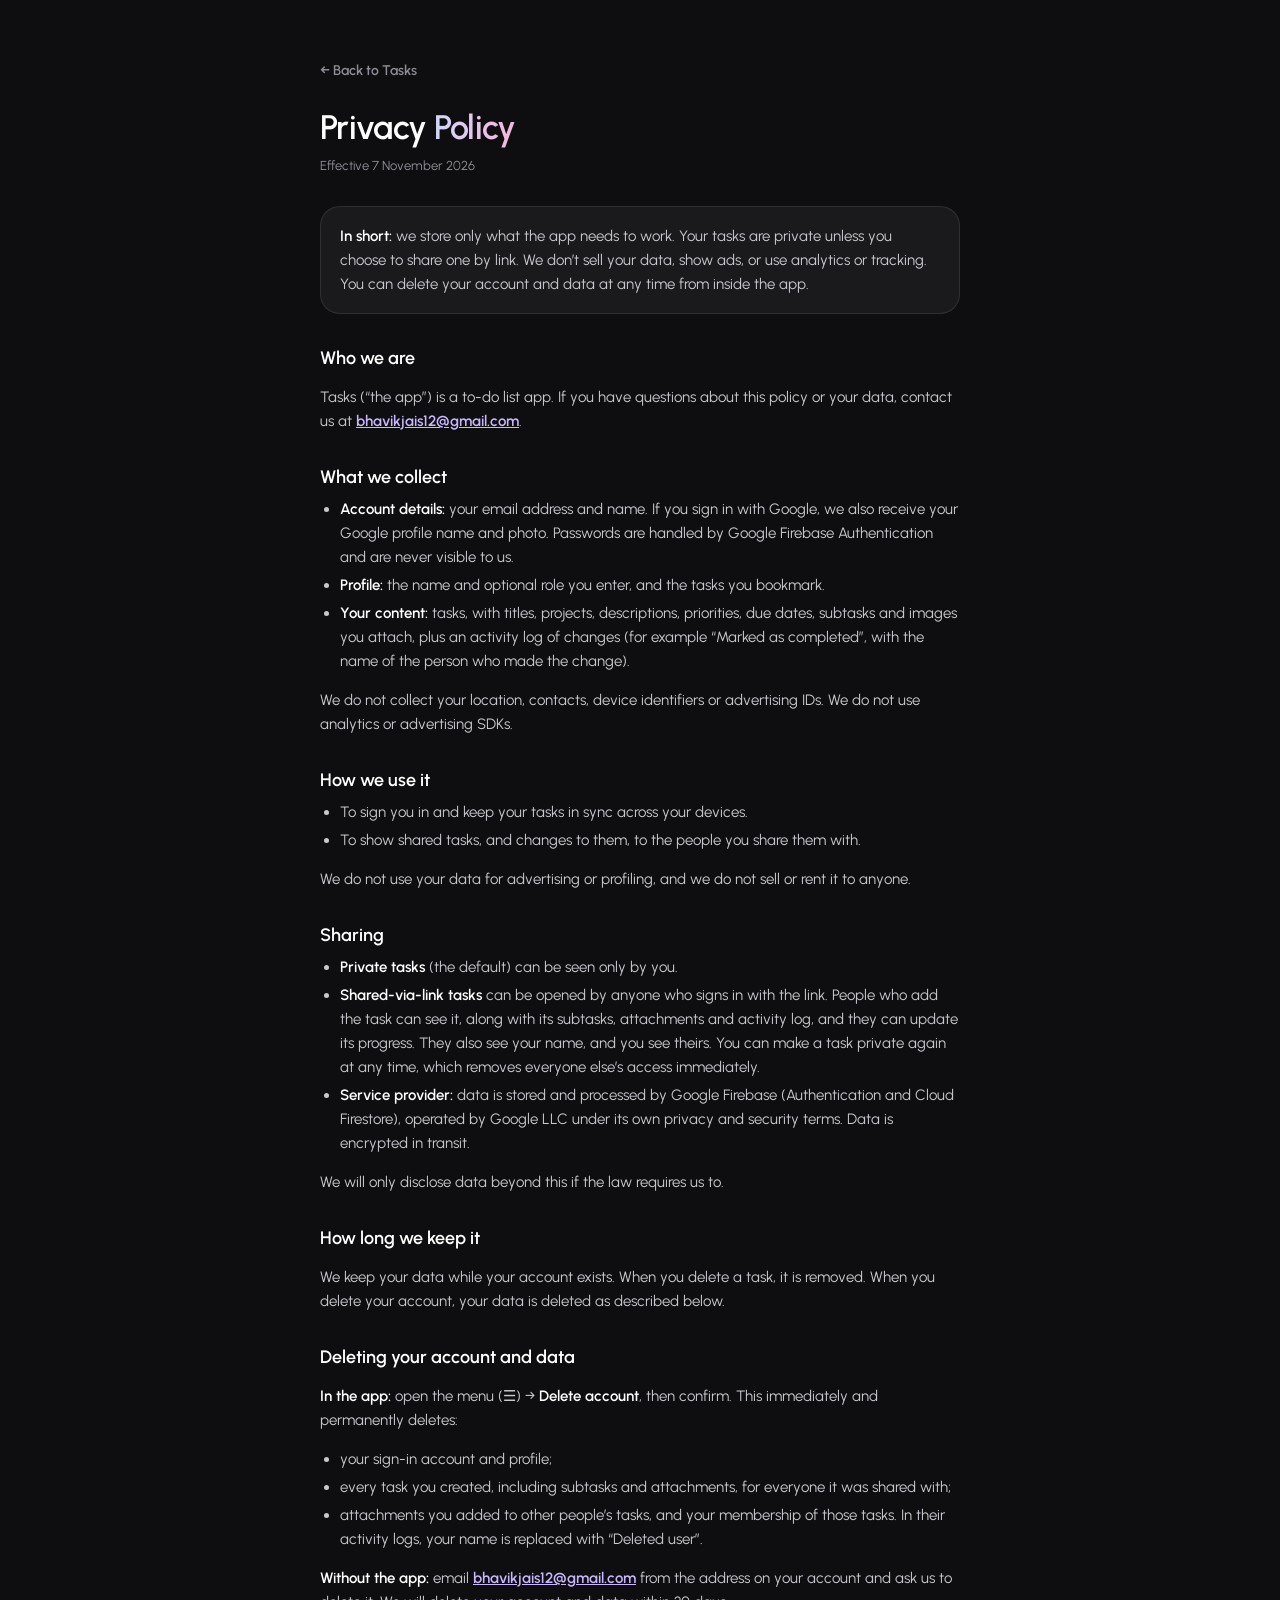
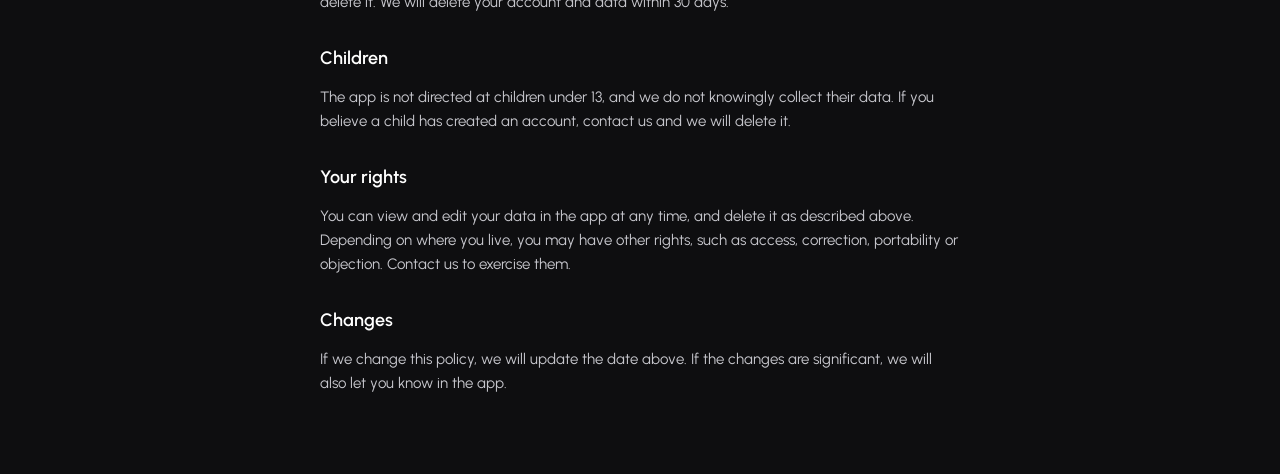
<file: privacy.html>
<!DOCTYPE html>
<html lang="en">
<head>
<meta charset="UTF-8">
<meta name="viewport" content="width=device-width, initial-scale=1.0, viewport-fit=cover">
<title>Privacy Policy · Tasks</title>
<meta name="theme-color" content="#0E0E10">
<link rel="icon" href="icons/icon-192.png">
<link rel="preconnect" href="https://fonts.googleapis.com">
<link rel="preconnect" href="https://fonts.gstatic.com" crossorigin>
<link href="https://fonts.googleapis.com/css2?family=Urbanist:wght@400;500;600;700&display=swap" rel="stylesheet">
<style>
  :root { --bg:#0E0E10; --surface:#1A1A1D; --line:#2E2E33; --muted:#8E8E96; --body:#C8C8CE; color-scheme: dark; }
  * { box-sizing: border-box; }
  body { margin: 0; background: var(--bg); color: #fff; font-family: 'Urbanist', system-ui, sans-serif; -webkit-font-smoothing: antialiased; }
  main { max-width: 680px; margin: 0 auto; padding: calc(48px + env(safe-area-inset-top, 0px)) 20px 64px; }
  .back { display: inline-flex; align-items: center; gap: 8px; color: var(--muted); text-decoration: none; font-weight: 600; font-size: 14px; min-height: 44px; }
  h1 { font-size: 34px; line-height: 40px; font-weight: 600; letter-spacing: -0.02em; margin: 16px 0 6px; }
  h1 span { background-image: linear-gradient(90deg,#CFD8F7 0%,#E9C3EC 55%,#F4B6D8 100%); -webkit-background-clip: text; background-clip: text; color: transparent; }
  .date { color: var(--muted); font-size: 13px; margin: 0 0 28px; }
  h2 { font-size: 18px; line-height: 24px; font-weight: 600; margin: 32px 0 8px; }
  p, li { font-size: 15px; line-height: 24px; color: var(--body); }
  ul { padding-left: 20px; margin: 8px 0; }
  li { margin: 4px 0; }
  b { color: #fff; font-weight: 600; }
  a { color: #C9B8FF; font-weight: 600; }
  .card { background: var(--surface); box-shadow: inset 0 0 0 1px var(--line); border-radius: 20px; padding: 18px 20px; margin: 12px 0; }
  .card p { margin: 0; }
</style>
</head>
<body>
<main>
  <a class="back" href="./">&larr; Back to Tasks</a>
  <h1>Privacy <span>Policy</span></h1>
  <p class="date">Effective 7 November 2026</p>

  <div class="card"><p><b>In short:</b> we store only what the app needs to work. Your tasks are private unless you choose to share one by link. We don’t sell your data, show ads, or use analytics or tracking. You can delete your account and data at any time from inside the app.</p></div>

  <h2>Who we are</h2>
  <p>Tasks (“the app”) is a to-do list app. If you have questions about this policy or your data, contact us at <b><a href="mailto:bhavikjais12@gmail.com">bhavikjais12@gmail.com</a></b>.</p>

  <h2>What we collect</h2>
  <ul>
    <li><b>Account details:</b> your email address and name. If you sign in with Google, we also receive your Google profile name and photo. Passwords are handled by Google Firebase Authentication and are never visible to us.</li>
    <li><b>Profile:</b> the name and optional role you enter, and the tasks you bookmark.</li>
    <li><b>Your content:</b> tasks, with titles, projects, descriptions, priorities, due dates, subtasks and images you attach, plus an activity log of changes (for example “Marked as completed”, with the name of the person who made the change).</li>
  </ul>
  <p>We do not collect your location, contacts, device identifiers or advertising IDs. We do not use analytics or advertising SDKs.</p>

  <h2>How we use it</h2>
  <ul>
    <li>To sign you in and keep your tasks in sync across your devices.</li>
    <li>To show shared tasks, and changes to them, to the people you share them with.</li>
  </ul>
  <p>We do not use your data for advertising or profiling, and we do not sell or rent it to anyone.</p>

  <h2>Sharing</h2>
  <ul>
    <li><b>Private tasks</b> (the default) can be seen only by you.</li>
    <li><b>Shared-via-link tasks</b> can be opened by anyone who signs in with the link. People who add the task can see it, along with its subtasks, attachments and activity log, and they can update its progress. They also see your name, and you see theirs. You can make a task private again at any time, which removes everyone else’s access immediately.</li>
    <li><b>Service provider:</b> data is stored and processed by Google Firebase (Authentication and Cloud Firestore), operated by Google LLC under its own privacy and security terms. Data is encrypted in transit.</li>
  </ul>
  <p>We will only disclose data beyond this if the law requires us to.</p>

  <h2>How long we keep it</h2>
  <p>We keep your data while your account exists. When you delete a task, it is removed. When you delete your account, your data is deleted as described below.</p>

  <h2 id="delete">Deleting your account and data</h2>
  <p><b>In the app:</b> open the menu (☰) → <b>Delete account</b>, then confirm. This immediately and permanently deletes:</p>
  <ul>
    <li>your sign-in account and profile;</li>
    <li>every task you created, including subtasks and attachments, for everyone it was shared with;</li>
    <li>attachments you added to other people’s tasks, and your membership of those tasks. In their activity logs, your name is replaced with “Deleted user”.</li>
  </ul>
  <p><b>Without the app:</b> email <b><a href="mailto:bhavikjais12@gmail.com">bhavikjais12@gmail.com</a></b> from the address on your account and ask us to delete it. We will delete your account and data within 30 days.</p>

  <h2>Children</h2>
  <p>The app is not directed at children under 13, and we do not knowingly collect their data. If you believe a child has created an account, contact us and we will delete it.</p>

  <h2>Your rights</h2>
  <p>You can view and edit your data in the app at any time, and delete it as described above. Depending on where you live, you may have other rights, such as access, correction, portability or objection. Contact us to exercise them.</p>

  <h2>Changes</h2>
  <p>If we change this policy, we will update the date above. If the changes are significant, we will also let you know in the app.</p>
</main>
</body>
</html>
</file>
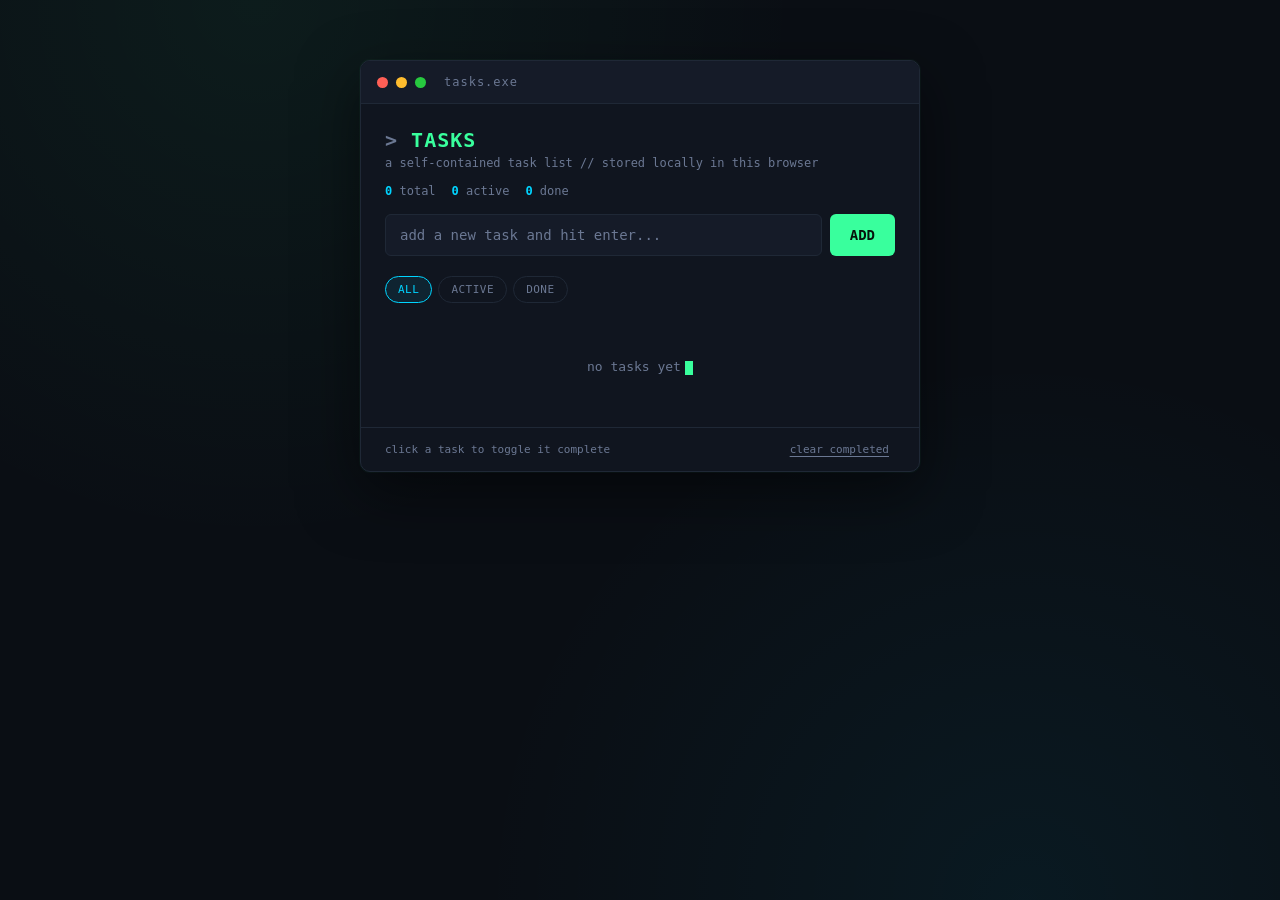
<file: todo.html>
<!DOCTYPE html>
<html lang="en">
<head>
<meta charset="UTF-8">
<meta name="viewport" content="width=device-width, initial-scale=1.0">
<title>// TASKS</title>
<style>
  :root {
    --bg: #0a0e14;
    --panel: #10151f;
    --panel-2: #151b28;
    --border: #1f2836;
    --text: #d6e0f0;
    --text-dim: #6b7893;
    --accent: #39ff9d;
    --accent-2: #00d4ff;
    --danger: #ff4d6d;
    --font: 'Consolas', 'SF Mono', 'Fira Code', monospace;
  }

  * { box-sizing: border-box; }

  body {
    margin: 0;
    min-height: 100vh;
    background:
      radial-gradient(circle at 20% 0%, rgba(57,255,157,0.06), transparent 40%),
      radial-gradient(circle at 80% 100%, rgba(0,212,255,0.06), transparent 40%),
      var(--bg);
    color: var(--text);
    font-family: var(--font);
    display: flex;
    align-items: flex-start;
    justify-content: center;
    padding: 60px 20px;
  }

  .app {
    width: 100%;
    max-width: 560px;
    background: var(--panel);
    border: 1px solid var(--border);
    border-radius: 10px;
    box-shadow: 0 0 0 1px rgba(57,255,157,0.03), 0 20px 60px rgba(0,0,0,0.5);
    overflow: hidden;
  }

  .titlebar {
    display: flex;
    align-items: center;
    gap: 8px;
    padding: 14px 16px;
    background: var(--panel-2);
    border-bottom: 1px solid var(--border);
  }

  .dot { width: 11px; height: 11px; border-radius: 50%; }
  .dot.r { background: #ff5f56; }
  .dot.y { background: #ffbd2e; }
  .dot.g { background: #27c93f; }

  .titlebar span.label {
    margin-left: 10px;
    color: var(--text-dim);
    font-size: 12px;
    letter-spacing: 1px;
  }

  header {
    padding: 24px 24px 10px;
  }

  h1 {
    margin: 0 0 4px;
    font-size: 20px;
    color: var(--accent);
    letter-spacing: 1px;
  }
  h1::before { content: "> "; color: var(--text-dim); }

  .subtitle {
    color: var(--text-dim);
    font-size: 12px;
    margin-bottom: 4px;
  }

  .stats {
    display: flex;
    gap: 16px;
    padding: 0 24px 16px;
    font-size: 12px;
    color: var(--text-dim);
  }
  .stats b { color: var(--accent-2); }

  form {
    display: flex;
    gap: 8px;
    padding: 0 24px 20px;
  }

  input[type="text"] {
    flex: 1;
    background: var(--panel-2);
    border: 1px solid var(--border);
    color: var(--text);
    padding: 12px 14px;
    border-radius: 6px;
    font-family: var(--font);
    font-size: 14px;
    outline: none;
    transition: border-color 0.15s, box-shadow 0.15s;
  }
  input[type="text"]::placeholder { color: var(--text-dim); }
  input[type="text"]:focus {
    border-color: var(--accent);
    box-shadow: 0 0 0 3px rgba(57,255,157,0.12);
  }

  button.add-btn {
    background: var(--accent);
    color: #06140c;
    border: none;
    padding: 0 20px;
    border-radius: 6px;
    font-family: var(--font);
    font-weight: bold;
    font-size: 14px;
    cursor: pointer;
    transition: filter 0.15s, transform 0.1s;
  }
  button.add-btn:hover { filter: brightness(1.1); }
  button.add-btn:active { transform: scale(0.97); }

  .filters {
    display: flex;
    gap: 6px;
    padding: 0 24px 16px;
  }

  .filter-btn {
    background: transparent;
    border: 1px solid var(--border);
    color: var(--text-dim);
    padding: 6px 12px;
    border-radius: 20px;
    font-family: var(--font);
    font-size: 11px;
    cursor: pointer;
    letter-spacing: 0.5px;
    transition: all 0.15s;
  }
  .filter-btn.active {
    border-color: var(--accent-2);
    color: var(--accent-2);
    background: rgba(0,212,255,0.08);
  }
  .filter-btn:hover:not(.active) { border-color: var(--text-dim); color: var(--text); }

  ul.task-list {
    list-style: none;
    margin: 0;
    padding: 0 12px 12px;
    max-height: 420px;
    overflow-y: auto;
  }

  .task {
    display: flex;
    align-items: center;
    gap: 12px;
    padding: 12px;
    border-radius: 6px;
    transition: background 0.15s;
    animation: slideIn 0.2s ease;
  }
  .task:hover { background: var(--panel-2); }

  @keyframes slideIn {
    from { opacity: 0; transform: translateY(-4px); }
    to { opacity: 1; transform: translateY(0); }
  }

  .checkbox {
    width: 18px;
    height: 18px;
    flex-shrink: 0;
    border: 1.5px solid var(--text-dim);
    border-radius: 4px;
    cursor: pointer;
    position: relative;
    transition: border-color 0.15s, background 0.15s;
  }
  .checkbox.checked {
    background: var(--accent);
    border-color: var(--accent);
  }
  .checkbox.checked::after {
    content: "";
    position: absolute;
    left: 5px;
    top: 1px;
    width: 5px;
    height: 9px;
    border: solid #06140c;
    border-width: 0 2px 2px 0;
    transform: rotate(45deg);
  }

  .task-text {
    flex: 1;
    font-size: 14px;
    word-break: break-word;
    cursor: default;
  }
  .task.done .task-text {
    color: var(--text-dim);
    text-decoration: line-through;
  }

  .delete-btn {
    background: transparent;
    border: none;
    color: var(--text-dim);
    cursor: pointer;
    font-size: 16px;
    padding: 4px 6px;
    border-radius: 4px;
    opacity: 0;
    transition: opacity 0.15s, color 0.15s;
  }
  .task:hover .delete-btn { opacity: 1; }
  .delete-btn:hover { color: var(--danger); }

  .empty-state {
    text-align: center;
    padding: 40px 20px;
    color: var(--text-dim);
    font-size: 13px;
  }
  .empty-state .cursor {
    display: inline-block;
    width: 8px;
    height: 14px;
    background: var(--accent);
    margin-left: 4px;
    animation: blink 1s step-end infinite;
    vertical-align: middle;
  }
  @keyframes blink { 50% { opacity: 0; } }

  footer {
    padding: 14px 24px;
    border-top: 1px solid var(--border);
    display: flex;
    justify-content: space-between;
    align-items: center;
    font-size: 11px;
    color: var(--text-dim);
  }

  .clear-btn {
    background: transparent;
    border: none;
    color: var(--text-dim);
    cursor: pointer;
    font-family: var(--font);
    font-size: 11px;
    text-decoration: underline;
    text-underline-offset: 3px;
  }
  .clear-btn:hover { color: var(--danger); }

  ul.task-list::-webkit-scrollbar { width: 8px; }
  ul.task-list::-webkit-scrollbar-track { background: transparent; }
  ul.task-list::-webkit-scrollbar-thumb { background: var(--border); border-radius: 4px; }
</style>
</head>
<body>

<div class="app">
  <div class="titlebar">
    <div class="dot r"></div>
    <div class="dot y"></div>
    <div class="dot g"></div>
    <span class="label">tasks.exe</span>
  </div>

  <header>
    <h1>TASKS</h1>
    <div class="subtitle">a self-contained task list // stored locally in this browser</div>
  </header>

  <div class="stats">
    <span><b id="stat-total">0</b> total</span>
    <span><b id="stat-active">0</b> active</span>
    <span><b id="stat-done">0</b> done</span>
  </div>

  <form id="task-form">
    <input type="text" id="task-input" placeholder="add a new task and hit enter..." autocomplete="off" maxlength="200" />
    <button type="submit" class="add-btn">ADD</button>
  </form>

  <div class="filters">
    <button class="filter-btn active" data-filter="all">ALL</button>
    <button class="filter-btn" data-filter="active">ACTIVE</button>
    <button class="filter-btn" data-filter="done">DONE</button>
  </div>

  <ul class="task-list" id="task-list"></ul>

  <footer>
    <span id="footer-hint">click a task to toggle it complete</span>
    <button class="clear-btn" id="clear-done">clear completed</button>
  </footer>
</div>

<script>
(function () {
  const STORAGE_KEY = 'tasks-app-v1';
  let tasks = load();
  let filter = 'all';

  const form = document.getElementById('task-form');
  const input = document.getElementById('task-input');
  const list = document.getElementById('task-list');
  const filterBtns = document.querySelectorAll('.filter-btn');
  const clearBtn = document.getElementById('clear-done');
  const statTotal = document.getElementById('stat-total');
  const statActive = document.getElementById('stat-active');
  const statDone = document.getElementById('stat-done');

  function load() {
    try {
      const raw = localStorage.getItem(STORAGE_KEY);
      return raw ? JSON.parse(raw) : [];
    } catch (e) {
      return [];
    }
  }

  function save() {
    localStorage.setItem(STORAGE_KEY, JSON.stringify(tasks));
  }

  function uid() {
    return Date.now().toString(36) + Math.random().toString(36).slice(2, 7);
  }

  function escapeHtml(str) {
    const div = document.createElement('div');
    div.textContent = str;
    return div.innerHTML;
  }

  function render() {
    const filtered = tasks.filter(t => {
      if (filter === 'active') return !t.done;
      if (filter === 'done') return t.done;
      return true;
    });

    list.innerHTML = '';

    if (filtered.length === 0) {
      const empty = document.createElement('li');
      empty.className = 'empty-state';
      const msg = tasks.length === 0
        ? 'no tasks yet'
        : `no ${filter} tasks`;
      empty.innerHTML = `${msg}<span class="cursor"></span>`;
      list.appendChild(empty);
    } else {
      filtered.forEach(t => {
        const li = document.createElement('li');
        li.className = 'task' + (t.done ? ' done' : '');
        li.dataset.id = t.id;
        li.innerHTML = `
          <div class="checkbox ${t.done ? 'checked' : ''}" title="toggle complete"></div>
          <div class="task-text">${escapeHtml(t.text)}</div>
          <button class="delete-btn" title="delete">✕</button>
        `;
        list.appendChild(li);
      });
    }

    statTotal.textContent = tasks.length;
    statActive.textContent = tasks.filter(t => !t.done).length;
    statDone.textContent = tasks.filter(t => t.done).length;
  }

  form.addEventListener('submit', e => {
    e.preventDefault();
    const text = input.value.trim();
    if (!text) return;
    tasks.unshift({ id: uid(), text, done: false });
    input.value = '';
    save();
    render();
  });

  list.addEventListener('click', e => {
    const li = e.target.closest('.task');
    if (!li) return;
    const id = li.dataset.id;

    if (e.target.classList.contains('delete-btn')) {
      tasks = tasks.filter(t => t.id !== id);
      save();
      render();
      return;
    }

    if (e.target.classList.contains('checkbox') || e.target.classList.contains('task-text')) {
      const t = tasks.find(t => t.id === id);
      if (t) t.done = !t.done;
      save();
      render();
    }
  });

  filterBtns.forEach(btn => {
    btn.addEventListener('click', () => {
      filterBtns.forEach(b => b.classList.remove('active'));
      btn.classList.add('active');
      filter = btn.dataset.filter;
      render();
    });
  });

  clearBtn.addEventListener('click', () => {
    tasks = tasks.filter(t => !t.done);
    save();
    render();
  });

  render();
})();
</script>

</body>
</html>
</file>
